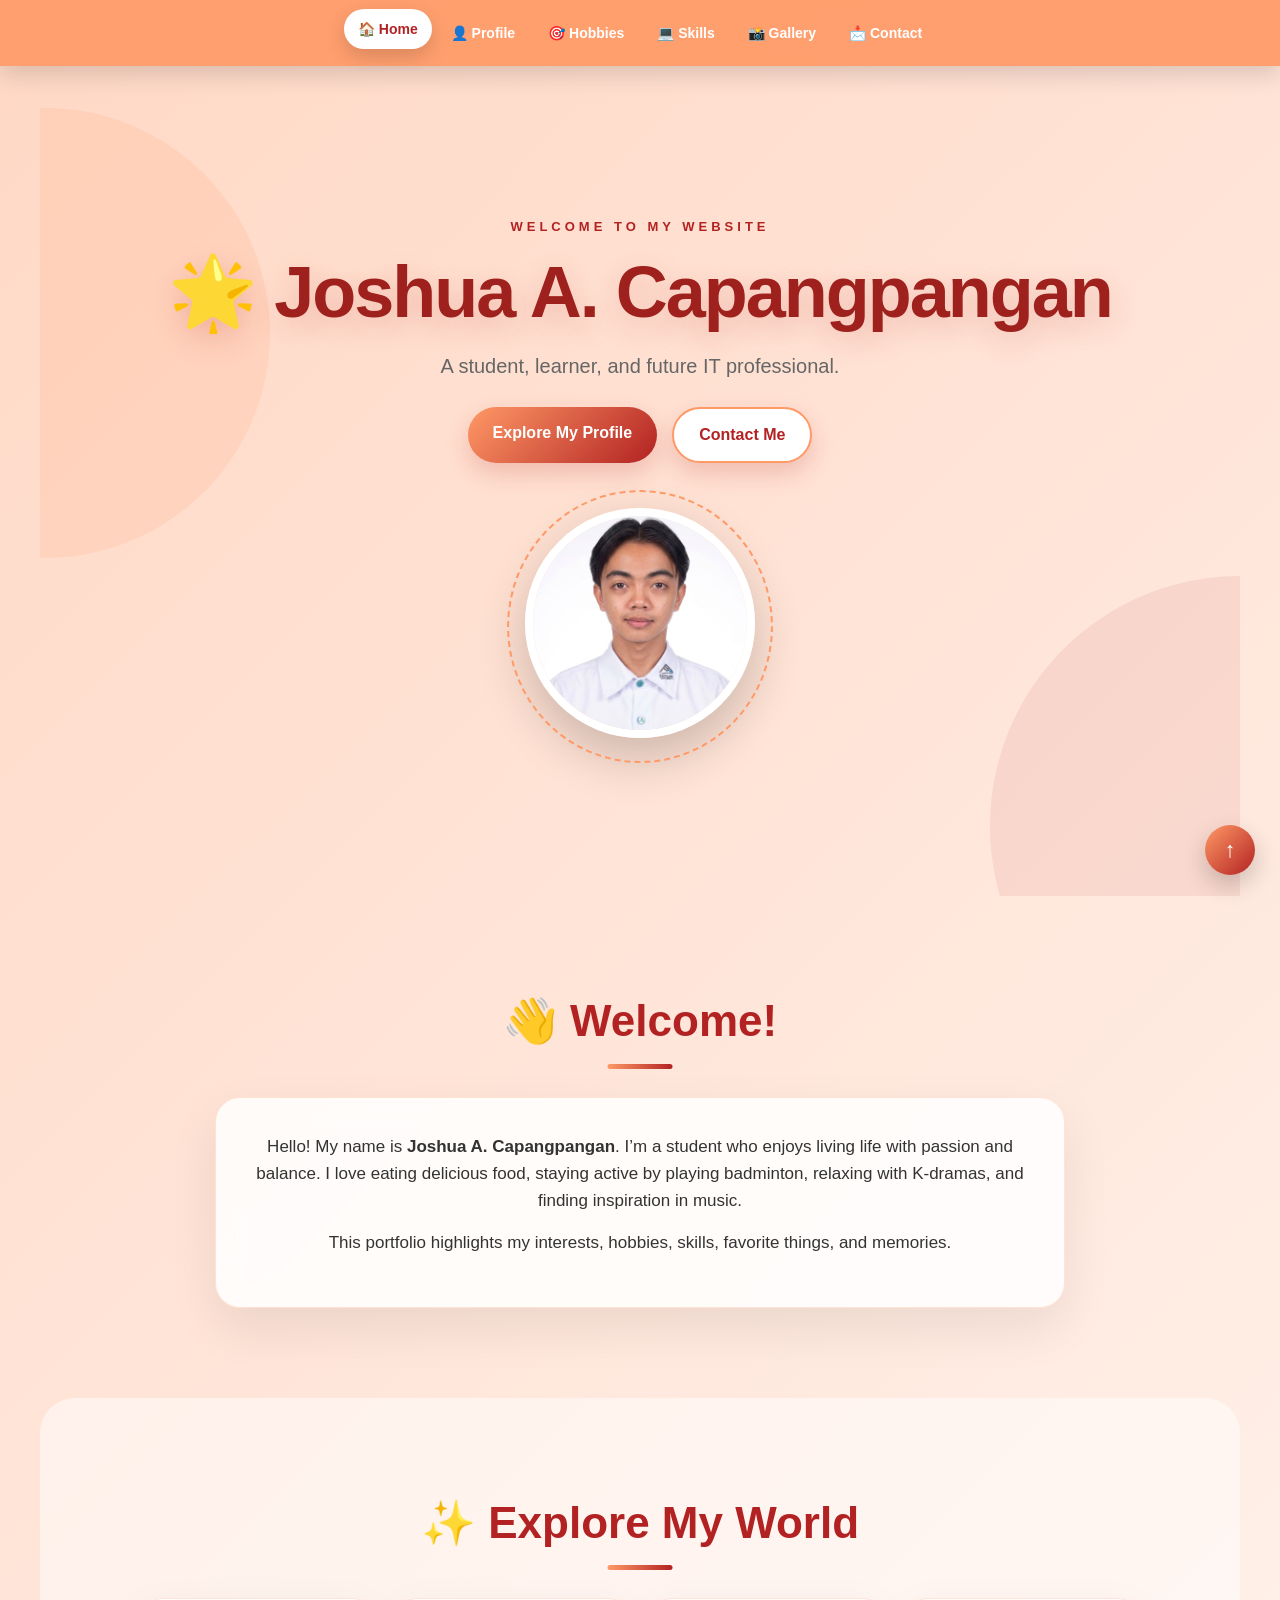
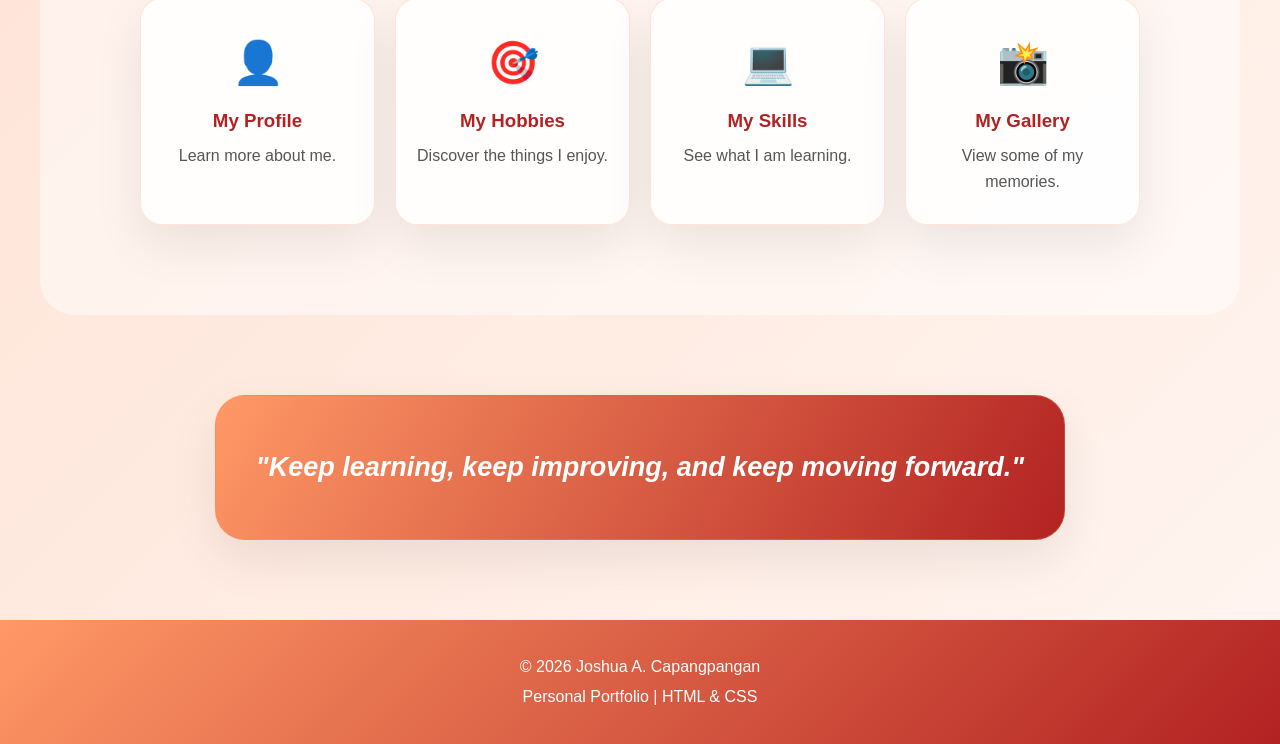
<file: index.html>
<!DOCTYPE html>
<html lang="en">
<head>
<meta charset="UTF-8">
<meta name="viewport" content="width=device-width, initial-scale=1.0">
<title>Joshua A. Capangpangan | Portfolio</title>
<link rel="stylesheet" href="style.css">
</head>
<body>

<nav>
    <div class="nav-container">
        <a href="OwnWeb.html" class="active">🏠 Home</a>
        <a href="profile.html" class="">👤 Profile</a>
        <a href="hobbies.html" class="">🎯 Hobbies</a>
        <a href="skills.html" class="">💻 Skills</a>
        <a href="gallery.html" class="">📸 Gallery</a>
        <a href="contact.html" class="">📩 Contact</a>
    </div>
</nav>

<section class="hero" id="home">
    <div class="hero-content">
        <p class="welcome">WELCOME TO MY WEBSITE</p>
        <h1>🌟 Joshua A. Capangpangan</h1>
        <p class="hero-text">A student, learner, and future IT professional.</p>
        <div class="hero-buttons">
            <a href="profile.html" class="btn">Explore My Profile</a>
            <a href="contact.html" class="btn btn-outline">Contact Me</a>
        </div>
        <div class="hero-image-container">
            <img src="images/MYSELF.jpg" alt="Joshua's Picture">
        </div>
    </div>
</section>
<section>
    <h2>👋 Welcome!</h2>
    <div class="intro-card">
        <p>Hello! My name is <b>Joshua A. Capangpangan</b>. I’m a student who enjoys living life with passion and balance. I love eating delicious food, staying active by playing badminton, relaxing with K-dramas, and finding inspiration in music.</p>
        <p>This portfolio highlights my interests, hobbies, skills, favorite things, and memories.</p>
    </div>
</section>
<section class="quick-section">
    <h2>✨ Explore My World</h2>
    <div class="quick-grid">
        <a href="profile.html" class="quick-card"><span>👤</span><h3>My Profile</h3><p>Learn more about me.</p></a>
        <a href="hobbies.html" class="quick-card"><span>🎯</span><h3>My Hobbies</h3><p>Discover the things I enjoy.</p></a>
        <a href="skills.html" class="quick-card"><span>💻</span><h3>My Skills</h3><p>See what I am learning.</p></a>
        <a href="gallery.html" class="quick-card"><span>📸</span><h3>My Gallery</h3><p>View some of my memories.</p></a>
    </div>
</section>
<section class="motto"><div class="motto-box"><p>"Keep learning, keep improving, and keep moving forward."</p></div></section>

<footer>
    <p>© 2026 Joshua A. Capangpangan</p>
    <p>Personal Portfolio | HTML & CSS</p>
</footer>
<a href="#" class="back-top">↑</a>

</body>
</html>
</file>
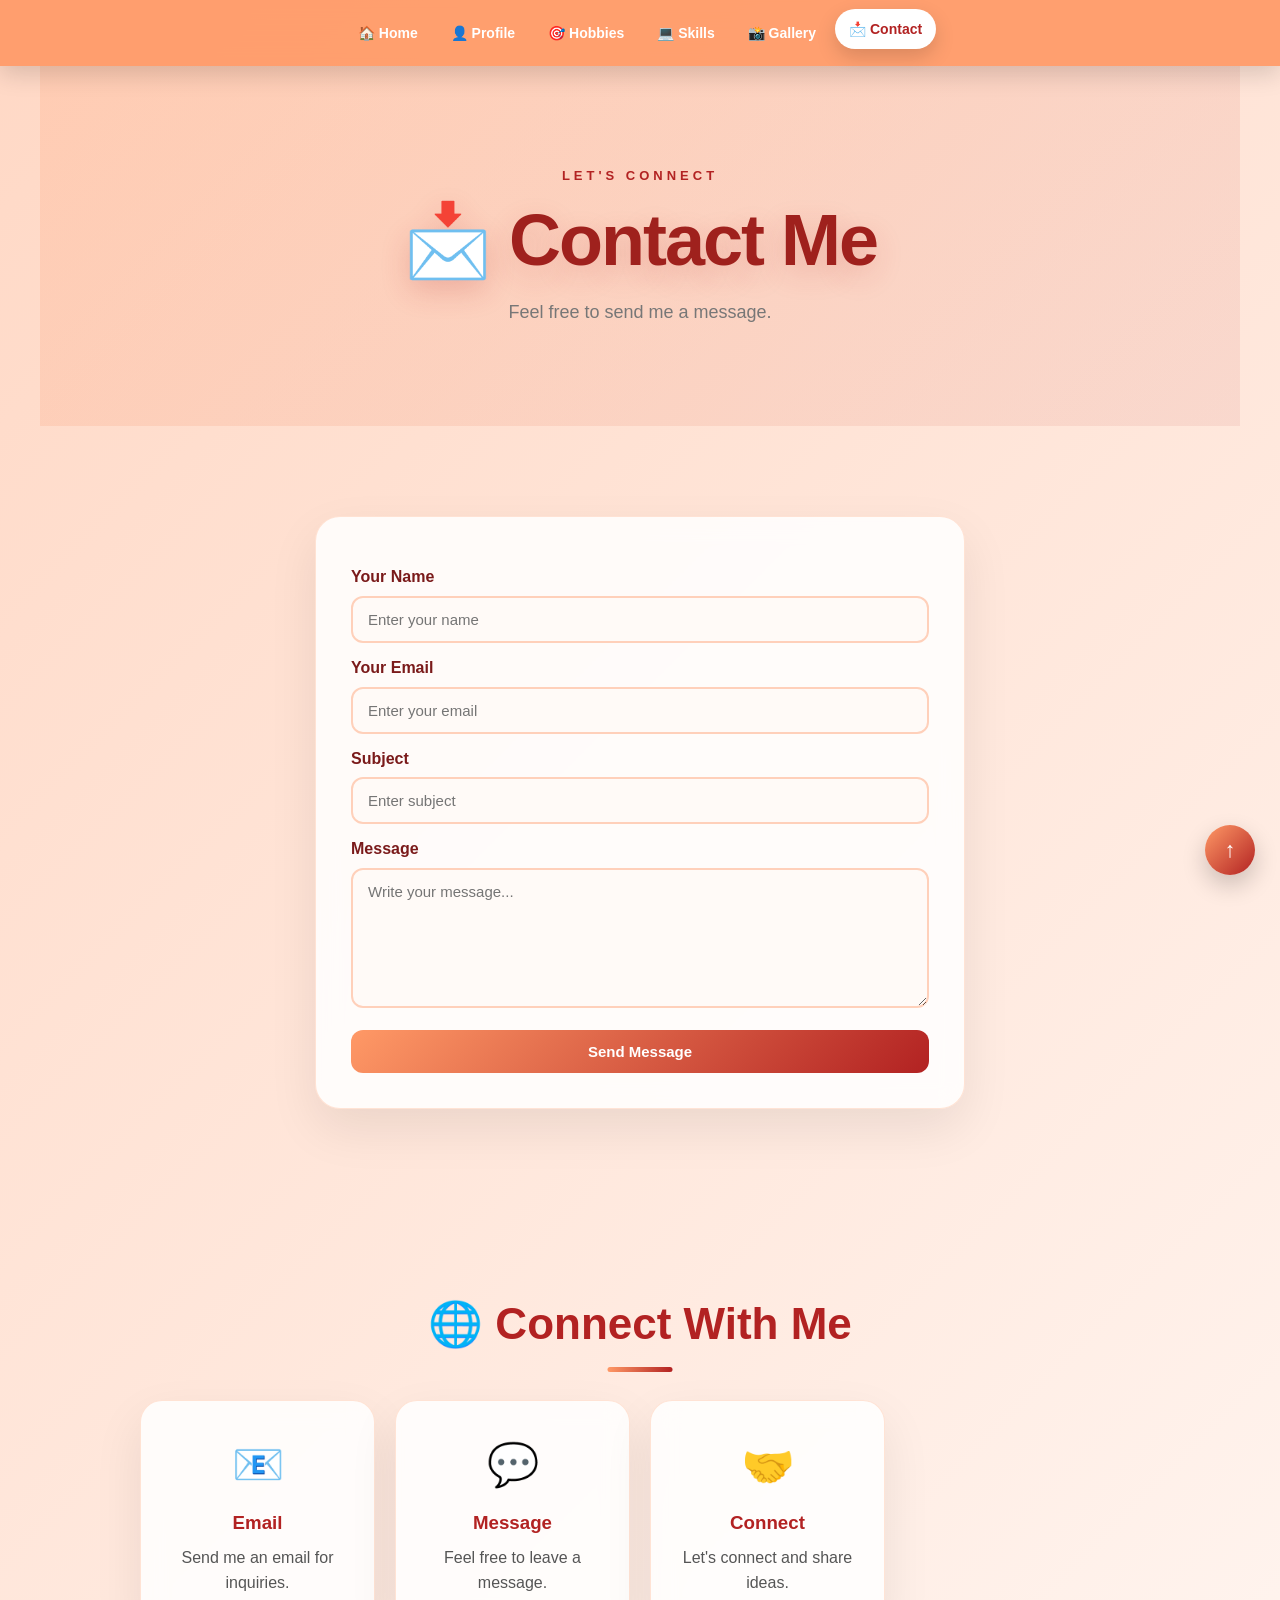
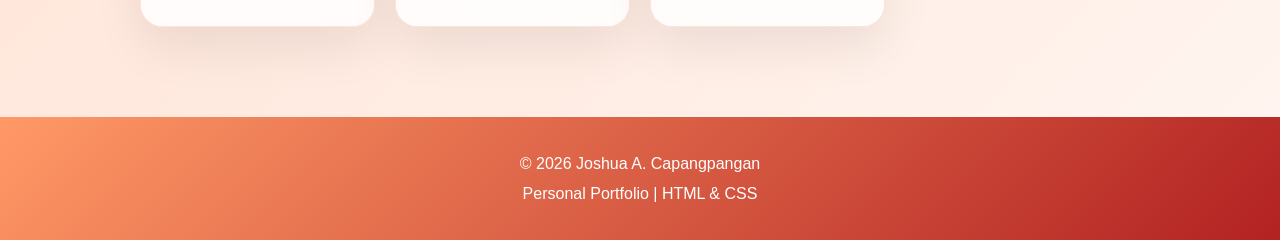
<file: contact.html>
<!DOCTYPE html>
<html lang="en">
<head>
<meta charset="UTF-8">
<meta name="viewport" content="width=device-width, initial-scale=1.0">
<title>Contact | Joshua A. Capangpangan</title>
<link rel="stylesheet" href="style.css">
</head>
<body>

<nav>
    <div class="nav-container">
        <a href="OwnWeb.html" class="">🏠 Home</a>
        <a href="profile.html" class="">👤 Profile</a>
        <a href="hobbies.html" class="">🎯 Hobbies</a>
        <a href="skills.html" class="">💻 Skills</a>
        <a href="gallery.html" class="">📸 Gallery</a>
        <a href="contact.html" class="active">📩 Contact</a>
    </div>
</nav>

<section class="page-header"><p class="welcome">LET'S CONNECT</p><h1>📩 Contact Me</h1><p>Feel free to send me a message.</p></section>
<section>
    <form class="contact-form" action="mailto:your-email@example.com" method="post" enctype="text/plain">
        <label for="name">Your Name</label>
        <input type="text" id="name" name="name" placeholder="Enter your name" required>
        <label for="email">Your Email</label>
        <input type="email" id="email" name="email" placeholder="Enter your email" required>
        <label for="subject">Subject</label>
        <input type="text" id="subject" name="subject" placeholder="Enter subject" required>
        <label for="message">Message</label>
        <textarea id="message" name="message" rows="6" placeholder="Write your message..." required></textarea>
        <input type="submit" value="Send Message">
    </form>
</section>
<section><h2>🌐 Connect With Me</h2><div class="quick-grid">
    <div class="quick-card"><span>📧</span><h3>Email</h3><p>Send me an email for inquiries.</p></div>
    <div class="quick-card"><span>💬</span><h3>Message</h3><p>Feel free to leave a message.</p></div>
    <div class="quick-card"><span>🤝</span><h3>Connect</h3><p>Let's connect and share ideas.</p></div>
</div></section>

<footer>
    <p>© 2026 Joshua A. Capangpangan</p>
    <p>Personal Portfolio | HTML & CSS</p>
</footer>
<a href="#" class="back-top">↑</a>

</body>
</html>
</file>
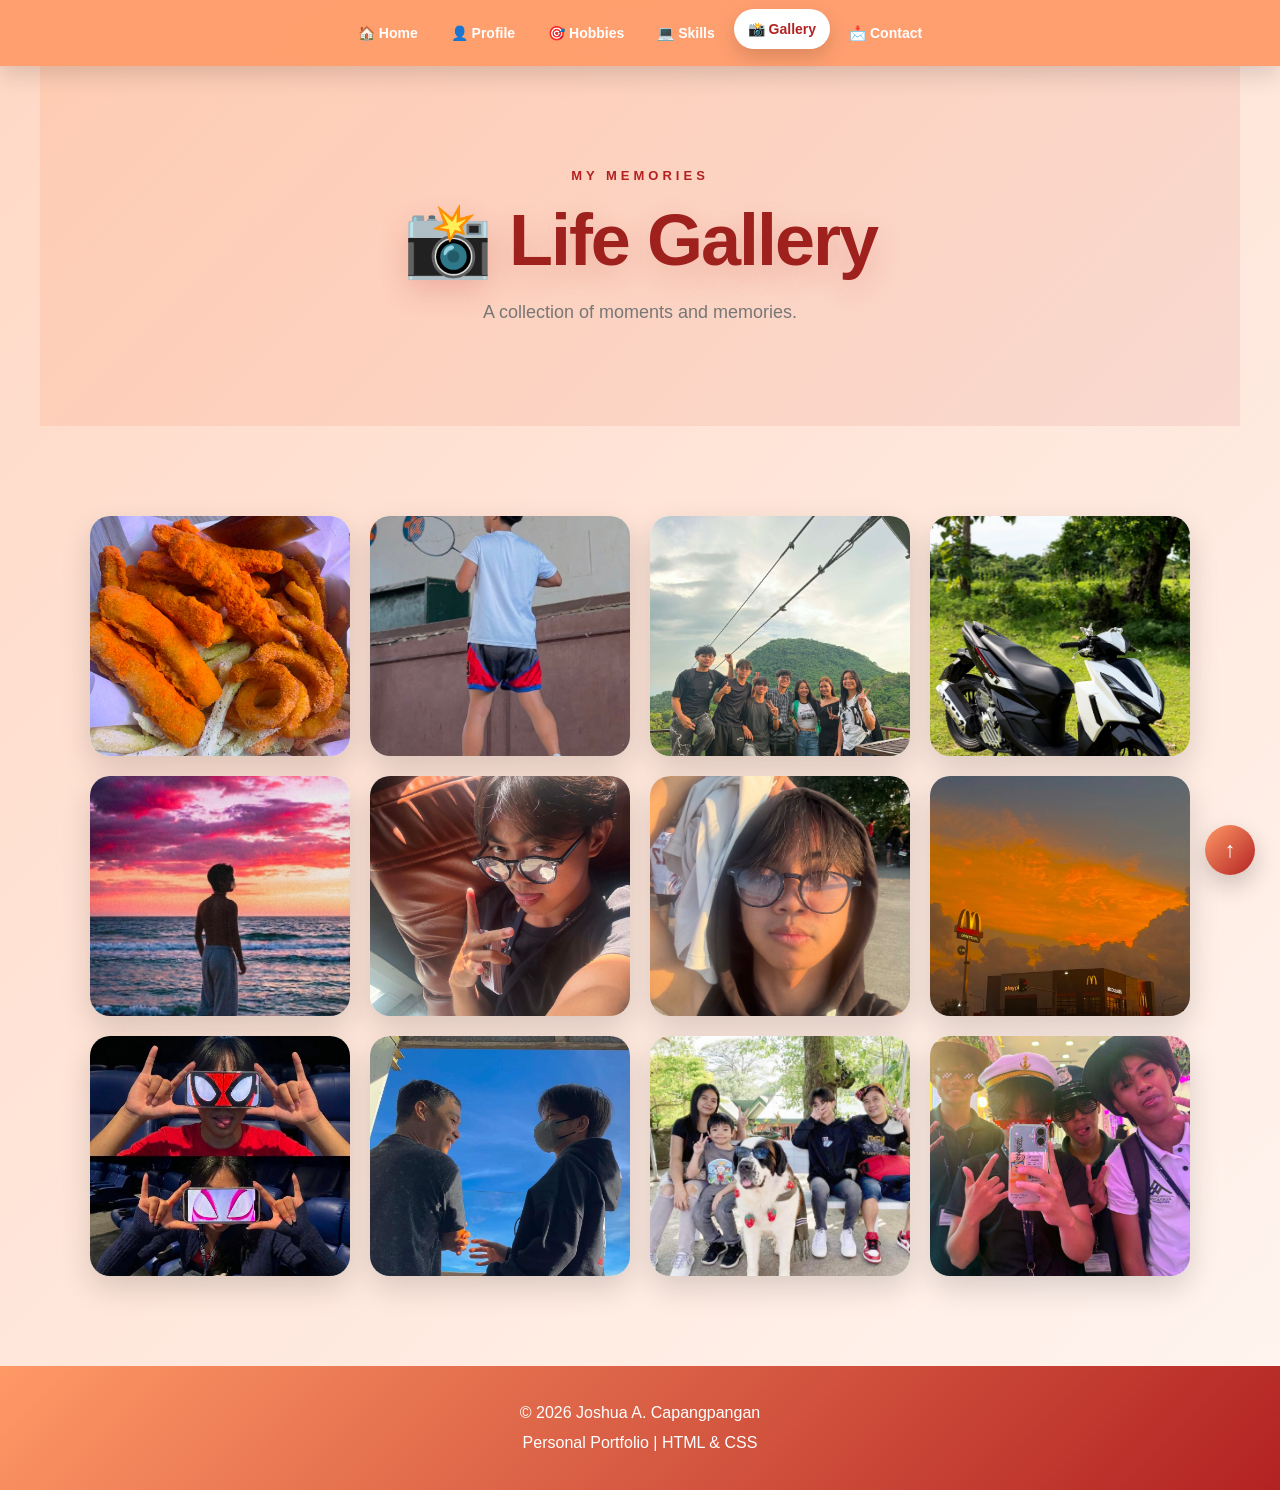
<file: gallery.html>
<!DOCTYPE html>
<html lang="en">
<head>
<meta charset="UTF-8">
<meta name="viewport" content="width=device-width, initial-scale=1.0">
<title>Gallery | Joshua A. Capangpangan</title>
<link rel="stylesheet" href="style.css">
</head>
<body>

<nav>
    <div class="nav-container">
        <a href="OwnWeb.html" class="">🏠 Home</a>
        <a href="profile.html" class="">👤 Profile</a>
        <a href="hobbies.html" class="">🎯 Hobbies</a>
        <a href="skills.html" class="">💻 Skills</a>
        <a href="gallery.html" class="active">📸 Gallery</a>
        <a href="contact.html" class="">📩 Contact</a>
    </div>
</nav>

<section class="page-header"><p class="welcome">MY MEMORIES</p><h1>📸 Life Gallery</h1><p>A collection of moments and memories.</p></section>
<section><div class="gallery-row">
    <div class="gallery-item"><img src="images/FOOD.jpg" alt="Food"><span>🍜 Food</span></div>
    <div class="gallery-item"><img src="images/Badminton.jpg" alt="Badminton"><span>🏸 Badminton</span></div>
    <div class="gallery-item"><img src="images/COF.jpg" alt="Coffee"><span>☕ Coffee</span></div>
    <div class="gallery-item"><img src="images/BIKE.jpg" alt="Bike"><span>🚲 Adventure</span></div>
    <div class="gallery-item"><img src="images/BEACH.jpg" alt="Beach"><span>🏖️ Beach</span></div>
    <div class="gallery-item"><img src="images/juzwa.jpg" alt="Memory"><span>📷 Memory</span></div>
    <div class="gallery-item"><img src="images/juswa.jpg" alt="Memory"><span>📷 Memory</span></div>
    <div class="gallery-item"><img src="images/MCDO.jpg" alt="McDonald's"><span>🍔 Food Trip</span></div>
    <div class="gallery-item"><img src="images/HER.jpg" alt="Memory"><span>💭 Memory</span></div>
    <div class="gallery-item"><img src="images/PAPA.jpg" alt="Family"><span>👨‍👩‍👦 Family</span></div>
    <div class="gallery-item"><img src="images/FAM.jpg" alt="Family"><span>❤️ Family</span></div>
    <div class="gallery-item"><img src="images/BOYS.jpg" alt="Friends"><span>👬 Friends</span></div>
</div></section>

<footer>
    <p>© 2026 Joshua A. Capangpangan</p>
    <p>Personal Portfolio | HTML & CSS</p>
</footer>
<a href="#" class="back-top">↑</a>

</body>
</html>
</file>
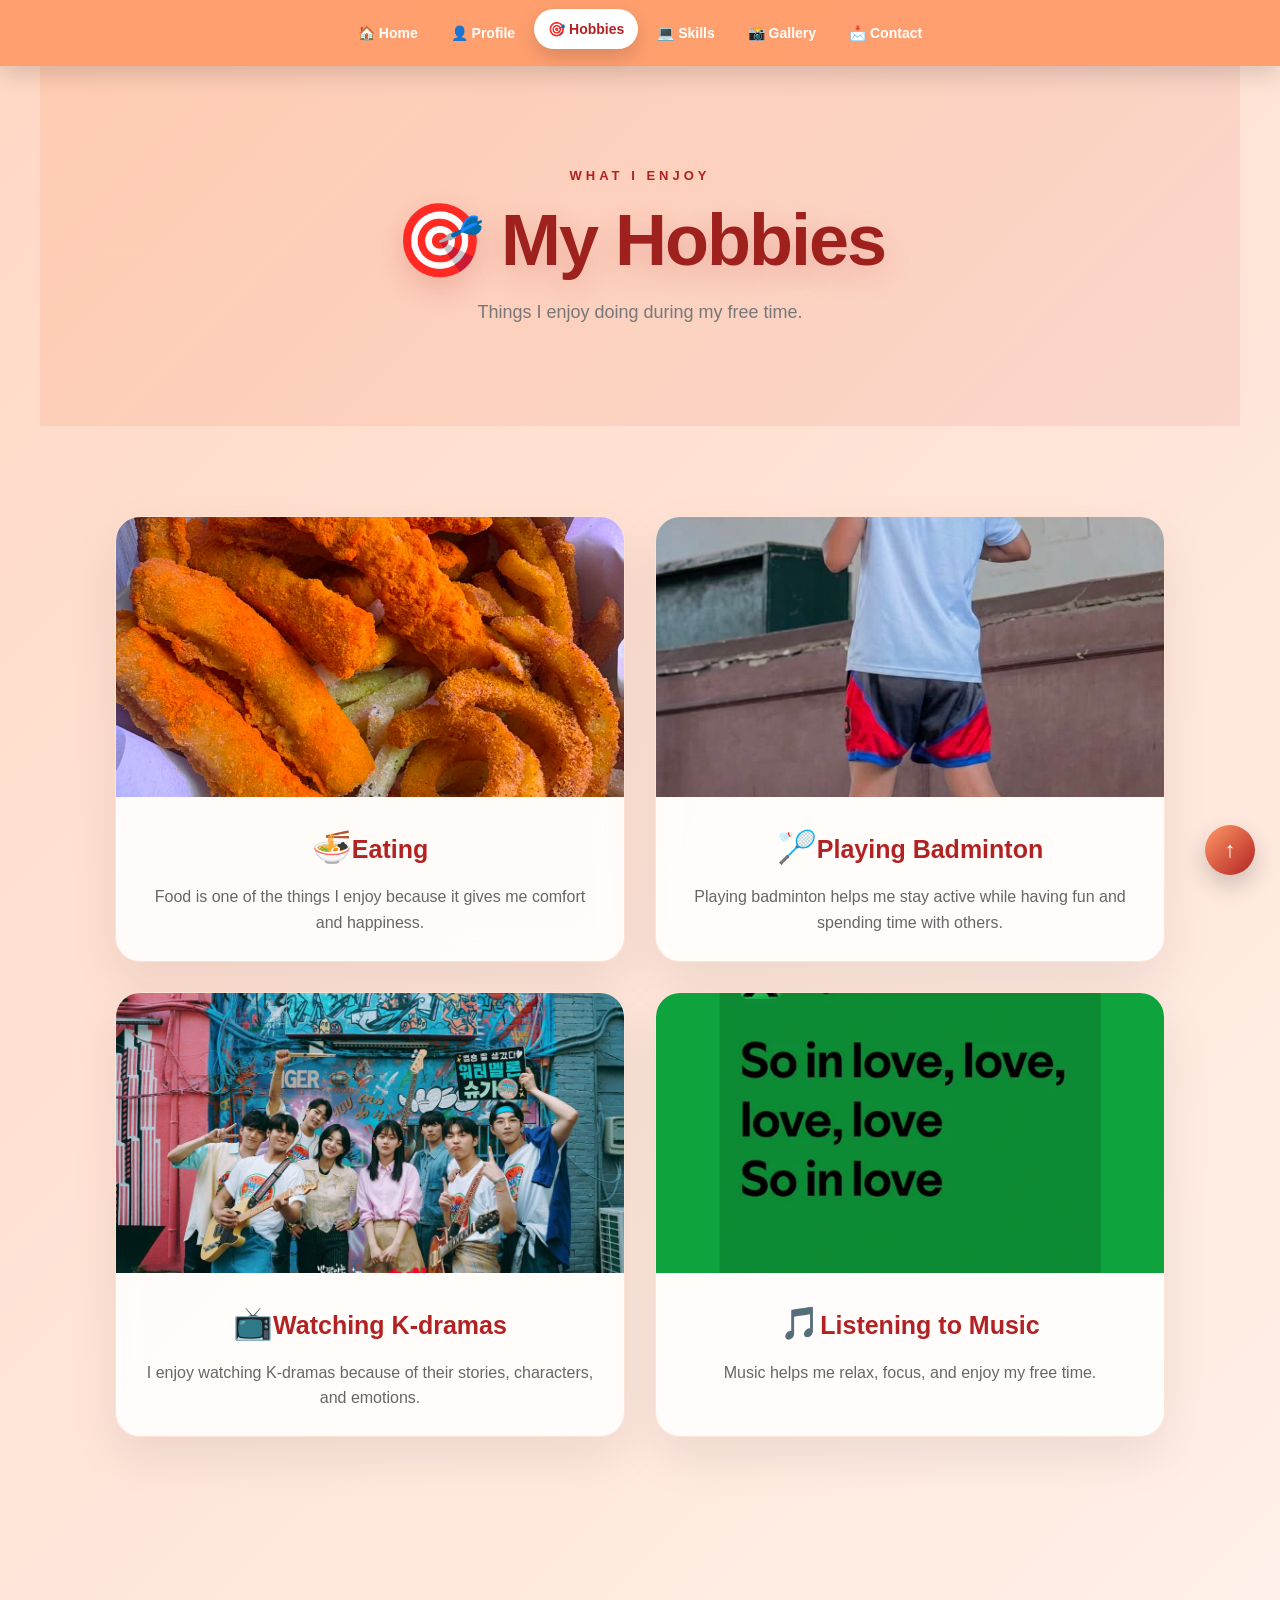
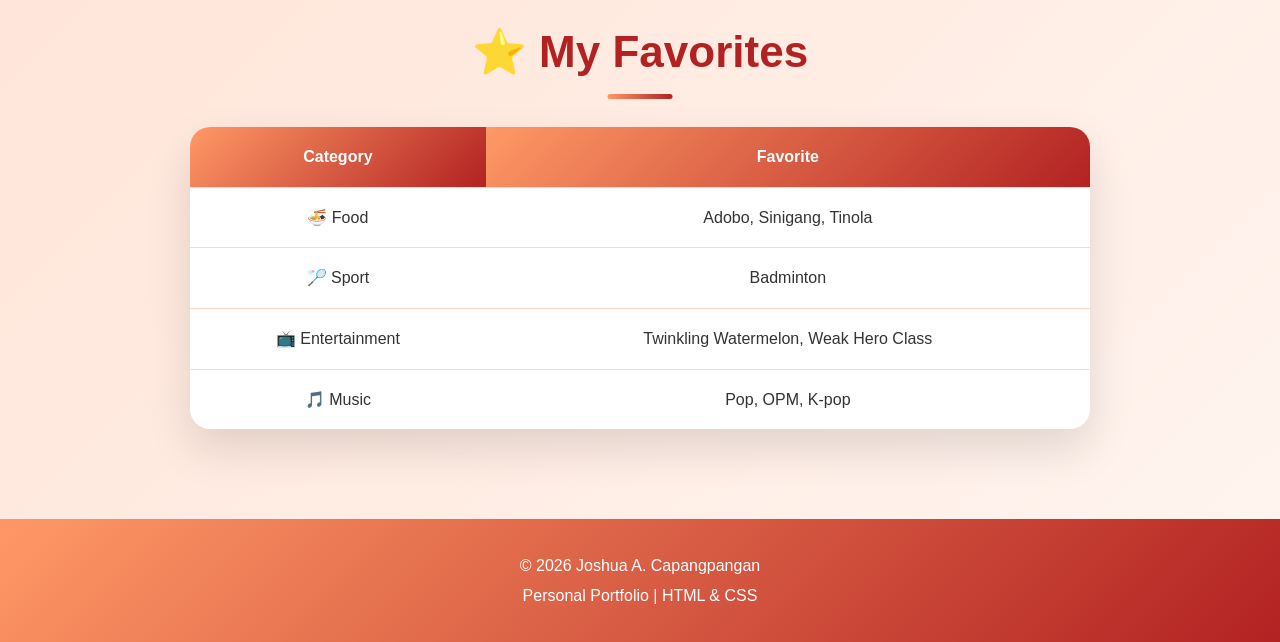
<file: hobbies.html>
<!DOCTYPE html>
<html lang="en">
<head>
<meta charset="UTF-8">
<meta name="viewport" content="width=device-width, initial-scale=1.0">
<title>Hobbies | Joshua A. Capangpangan</title>
<link rel="stylesheet" href="style.css">
</head>
<body>

<nav>
    <div class="nav-container">
        <a href="OwnWeb.html" class="">🏠 Home</a>
        <a href="profile.html" class="">👤 Profile</a>
        <a href="hobbies.html" class="active">🎯 Hobbies</a>
        <a href="skills.html" class="">💻 Skills</a>
        <a href="gallery.html" class="">📸 Gallery</a>
        <a href="contact.html" class="">📩 Contact</a>
    </div>
</nav>

<section class="page-header"><p class="welcome">WHAT I ENJOY</p><h1>🎯 My Hobbies</h1><p>Things I enjoy doing during my free time.</p></section>
<section><div class="hobby-grid">
    <div class="hobby-card"><img src="images/FOOD.jpg" alt="Eating"><div class="hobby-content"><span>🍜</span><h2>Eating</h2><p>Food is one of the things I enjoy because it gives me comfort and happiness.</p></div></div>
    <div class="hobby-card"><img src="images/Badminton.jpg" alt="Badminton"><div class="hobby-content"><span>🏸</span><h2>Playing Badminton</h2><p>Playing badminton helps me stay active while having fun and spending time with others.</p></div></div>
    <div class="hobby-card"><img src="images/twinkling.jpg" alt="K-drama"><div class="hobby-content"><span>📺</span><h2>Watching K-dramas</h2><p>I enjoy watching K-dramas because of their stories, characters, and emotions.</p></div></div>
    <div class="hobby-card"><img src="images/SPOTIFY.webp" alt="Music"><div class="hobby-content"><span>🎵</span><h2>Listening to Music</h2><p>Music helps me relax, focus, and enjoy my free time.</p></div></div>
</div></section>
<section><h2>⭐ My Favorites</h2><table class="modern-table">
<tr><th>Category</th><th>Favorite</th></tr>
<tr><td>🍜 Food</td><td>Adobo, Sinigang, Tinola</td></tr>
<tr><td>🏸 Sport</td><td>Badminton</td></tr>
<tr><td>📺 Entertainment</td><td>Twinkling Watermelon, Weak Hero Class</td></tr>
<tr><td>🎵 Music</td><td>Pop, OPM, K-pop</td></tr>
</table></section>

<footer>
    <p>© 2026 Joshua A. Capangpangan</p>
    <p>Personal Portfolio | HTML & CSS</p>
</footer>
<a href="#" class="back-top">↑</a>

</body>
</html>
</file>
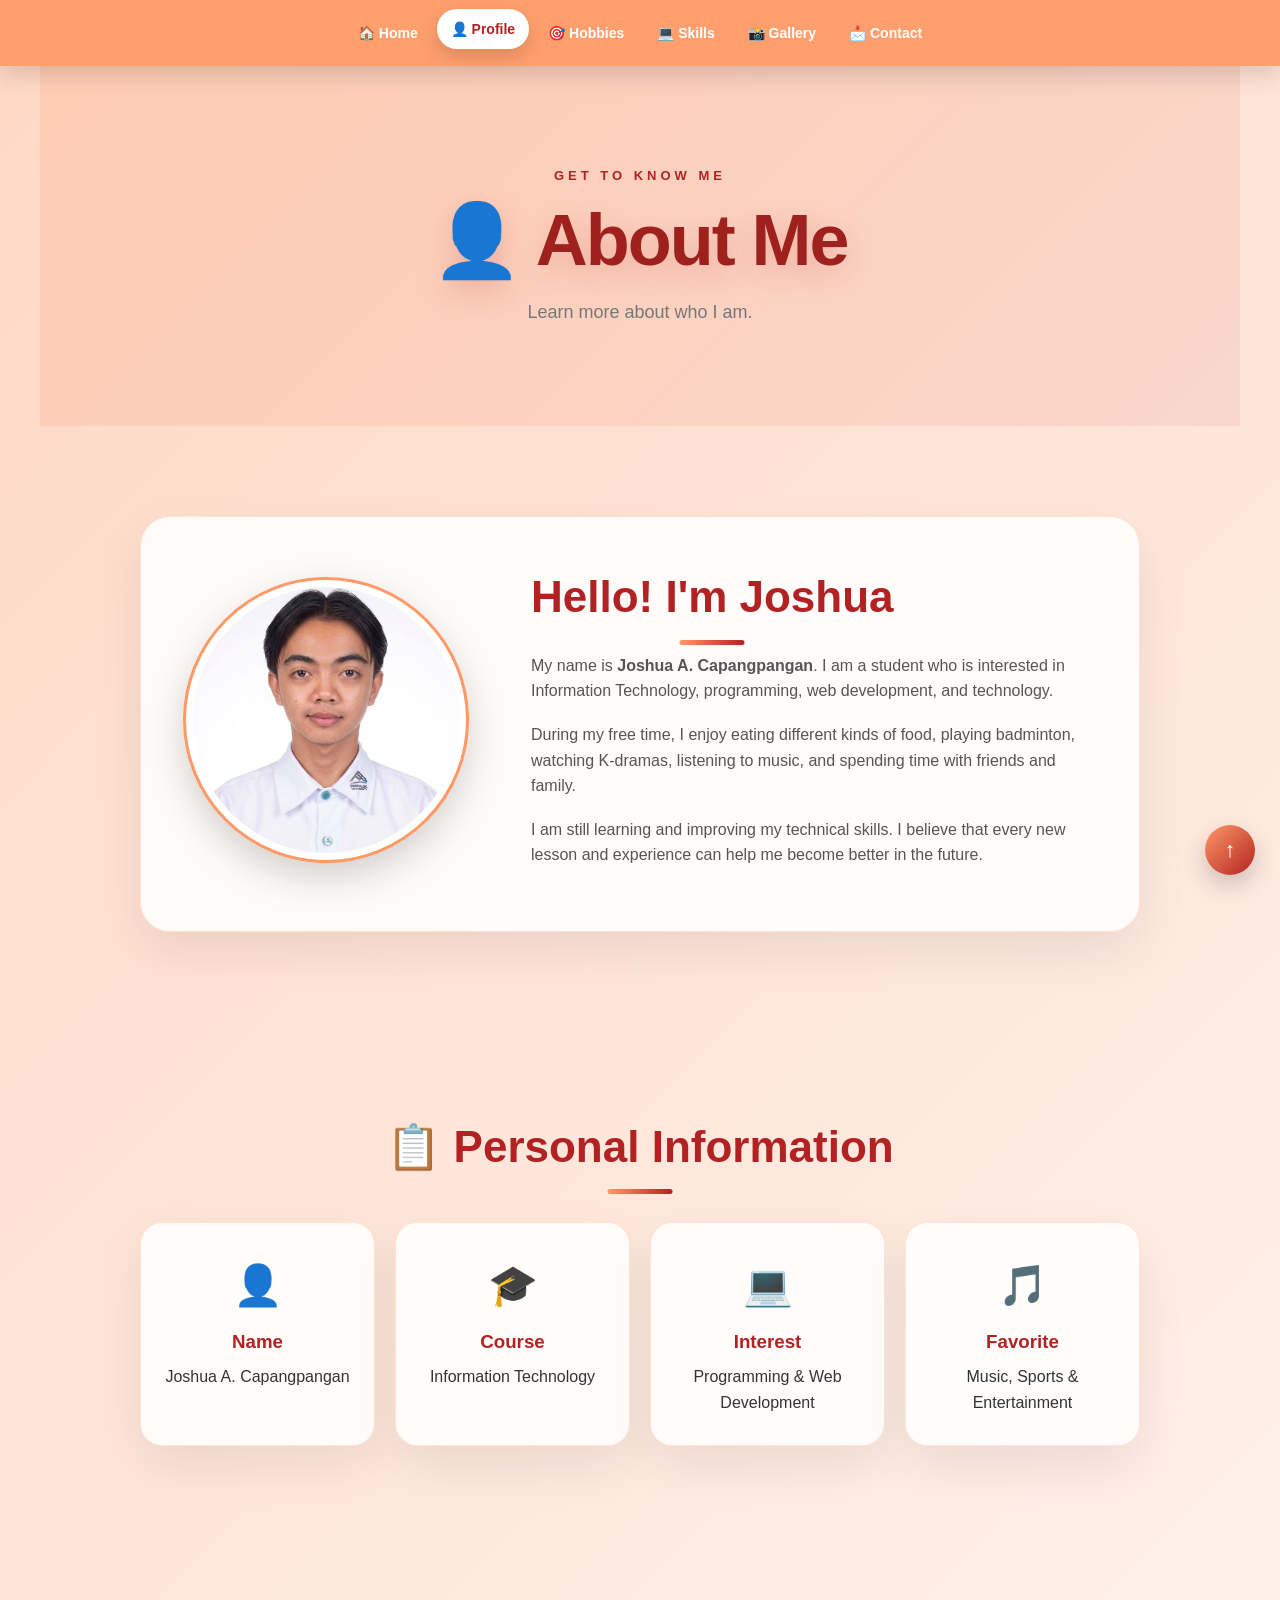
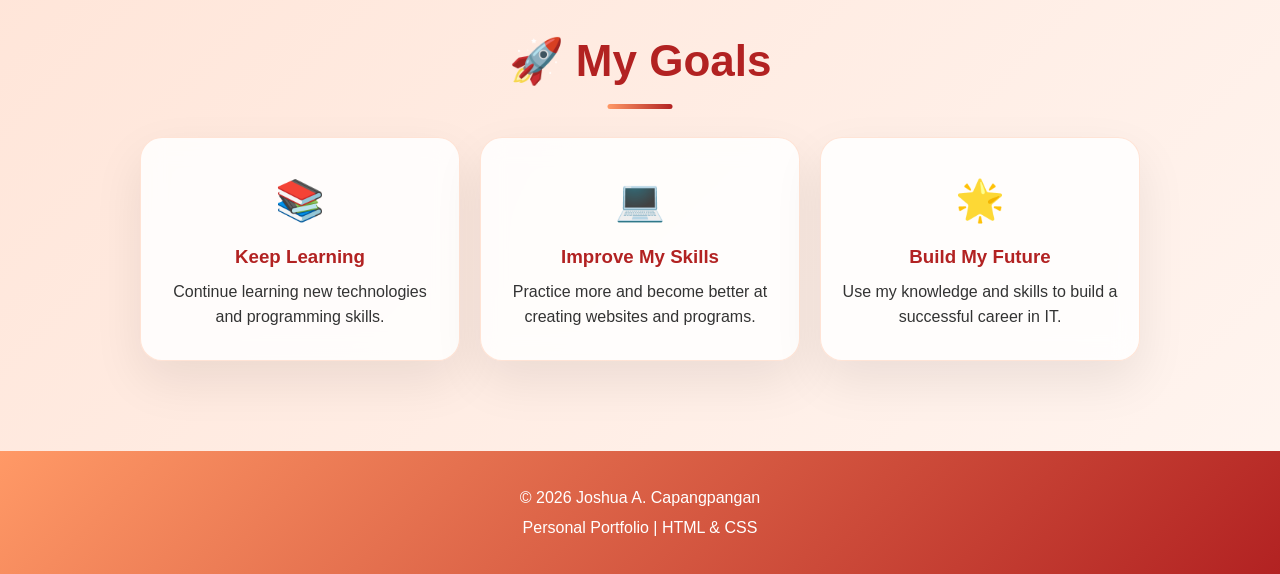
<file: profile.html>
<!DOCTYPE html>
<html lang="en">
<head>
<meta charset="UTF-8">
<meta name="viewport" content="width=device-width, initial-scale=1.0">
<title>Profile | Joshua A. Capangpangan</title>
<link rel="stylesheet" href="style.css">
</head>
<body>

<nav>
    <div class="nav-container">
        <a href="OwnWeb.html" class="">🏠 Home</a>
        <a href="profile.html" class="active">👤 Profile</a>
        <a href="hobbies.html" class="">🎯 Hobbies</a>
        <a href="skills.html" class="">💻 Skills</a>
        <a href="gallery.html" class="">📸 Gallery</a>
        <a href="contact.html" class="">📩 Contact</a>
    </div>
</nav>

<section class="page-header"><p class="welcome">GET TO KNOW ME</p><h1>👤 About Me</h1><p>Learn more about who I am.</p></section>
<section>
    <div class="profile-page">
        <div class="profile-image"><img src="images/MYSELF.jpg" alt="Joshua's Picture"></div>
        <div class="profile-text">
            <h2>Hello! I'm Joshua</h2>
            <p>My name is <b>Joshua A. Capangpangan</b>. I am a student who is interested in Information Technology, programming, web development, and technology.</p>
            <p>During my free time, I enjoy eating different kinds of food, playing badminton, watching K-dramas, listening to music, and spending time with friends and family.</p>
            <p>I am still learning and improving my technical skills. I believe that every new lesson and experience can help me become better in the future.</p>
        </div>
    </div>
</section>
<section><h2>📋 Personal Information</h2><div class="info-grid">
    <div class="info-card"><span>👤</span><h3>Name</h3><p>Joshua A. Capangpangan</p></div>
    <div class="info-card"><span>🎓</span><h3>Course</h3><p>Information Technology</p></div>
    <div class="info-card"><span>💻</span><h3>Interest</h3><p>Programming & Web Development</p></div>
    <div class="info-card"><span>🎵</span><h3>Favorite</h3><p>Music, Sports & Entertainment</p></div>
</div></section>
<section><h2>🚀 My Goals</h2><div class="goals-grid">
    <div class="goal-card"><span>📚</span><h3>Keep Learning</h3><p>Continue learning new technologies and programming skills.</p></div>
    <div class="goal-card"><span>💻</span><h3>Improve My Skills</h3><p>Practice more and become better at creating websites and programs.</p></div>
    <div class="goal-card"><span>🌟</span><h3>Build My Future</h3><p>Use my knowledge and skills to build a successful career in IT.</p></div>
</div></section>

<footer>
    <p>© 2026 Joshua A. Capangpangan</p>
    <p>Personal Portfolio | HTML & CSS</p>
</footer>
<a href="#" class="back-top">↑</a>

</body>
</html>
</file>
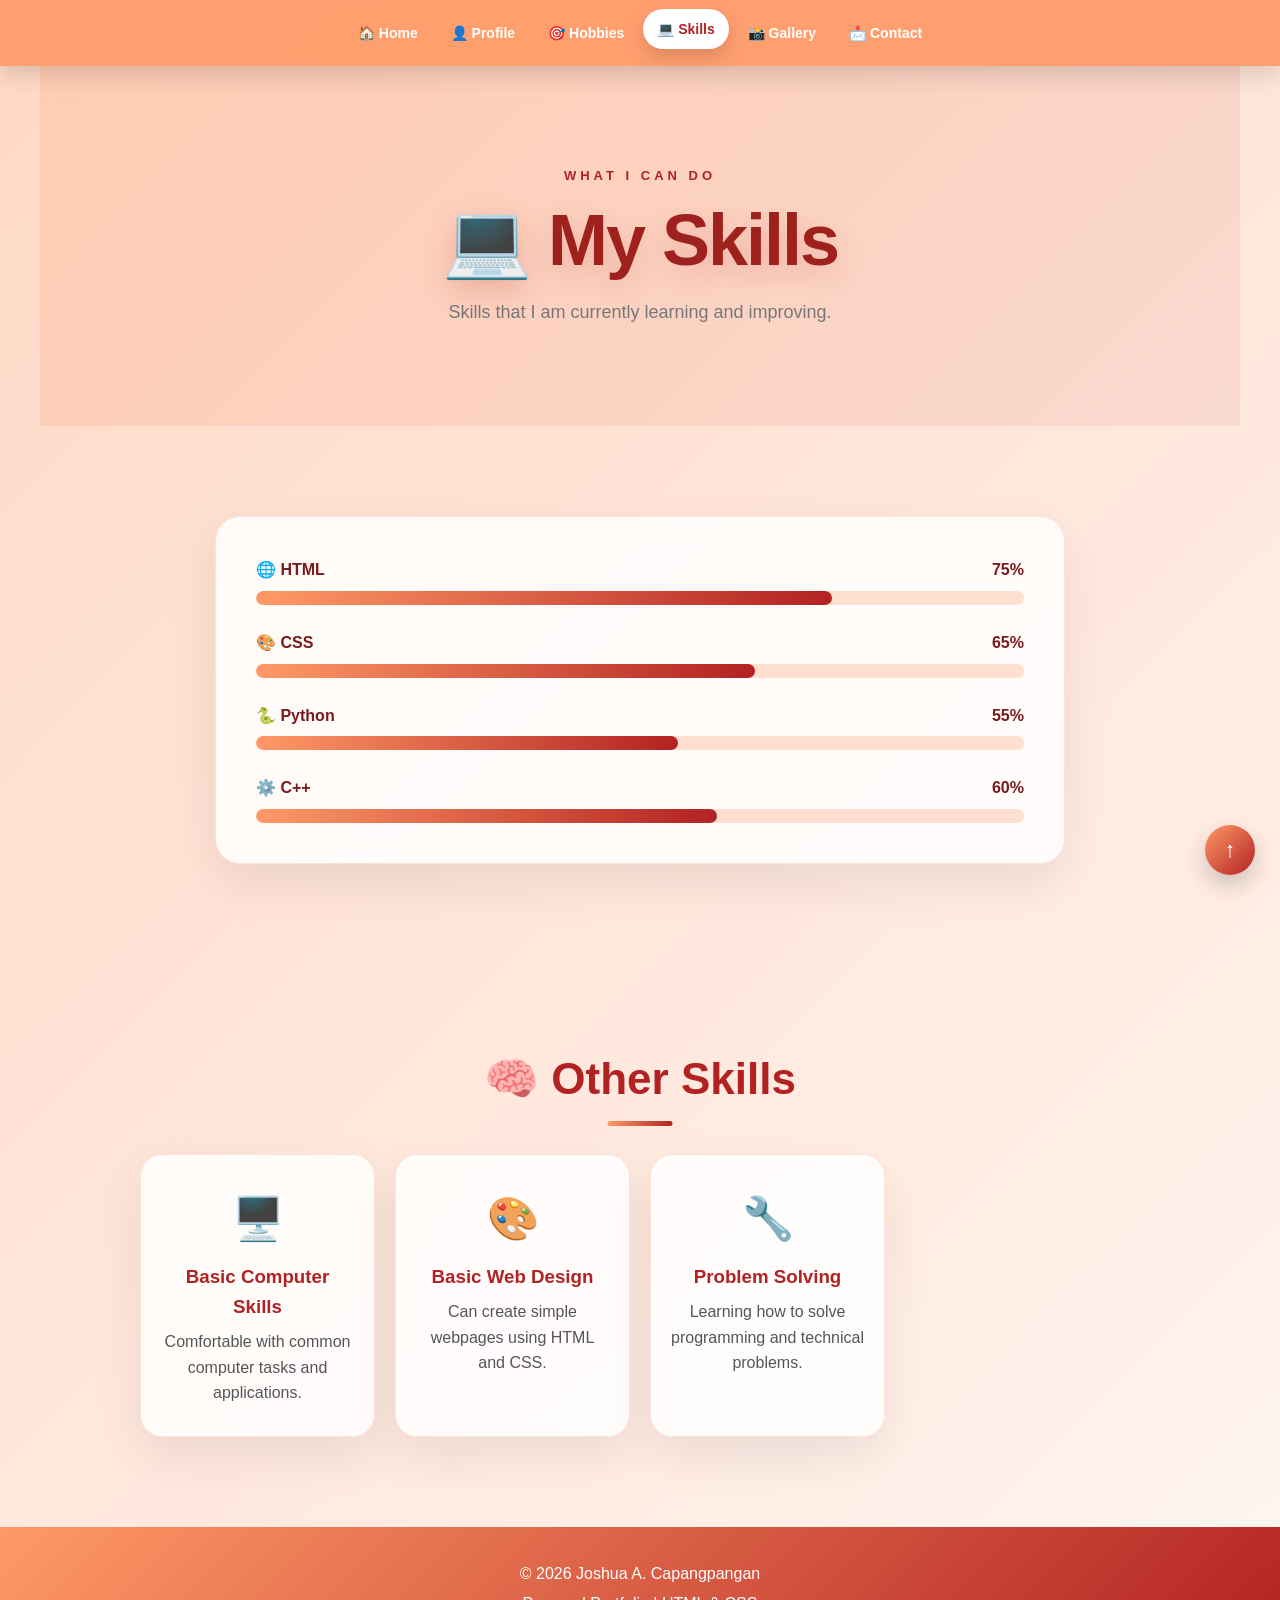
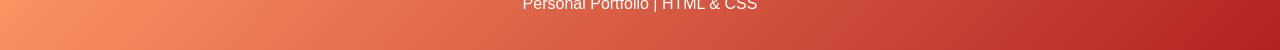
<file: skills.html>
<!DOCTYPE html>
<html lang="en">
<head>
<meta charset="UTF-8">
<meta name="viewport" content="width=device-width, initial-scale=1.0">
<title>Skills | Joshua A. Capangpangan</title>
<link rel="stylesheet" href="style.css">
</head>
<body>

<nav>
    <div class="nav-container">
        <a href="OwnWeb.html" class="">🏠 Home</a>
        <a href="profile.html" class="">👤 Profile</a>
        <a href="hobbies.html" class="">🎯 Hobbies</a>
        <a href="skills.html" class="active">💻 Skills</a>
        <a href="gallery.html" class="">📸 Gallery</a>
        <a href="contact.html" class="">📩 Contact</a>
    </div>
</nav>

<section class="page-header"><p class="welcome">WHAT I CAN DO</p><h1>💻 My Skills</h1><p>Skills that I am currently learning and improving.</p></section>
<section><div class="skills-container">
    <div class="skill"><div class="skill-header"><span>🌐 HTML</span><span>75%</span></div><div class="skill-bar"><div class="skill-progress html-skill"></div></div></div>
    <div class="skill"><div class="skill-header"><span>🎨 CSS</span><span>65%</span></div><div class="skill-bar"><div class="skill-progress css-skill"></div></div></div>
    <div class="skill"><div class="skill-header"><span>🐍 Python</span><span>55%</span></div><div class="skill-bar"><div class="skill-progress python-skill"></div></div></div>
    <div class="skill"><div class="skill-header"><span>⚙️ C++</span><span>60%</span></div><div class="skill-bar"><div class="skill-progress cpp-skill"></div></div></div>
</div></section>
<section><h2>🧠 Other Skills</h2><div class="quick-grid">
    <div class="quick-card"><span>🖥️</span><h3>Basic Computer Skills</h3><p>Comfortable with common computer tasks and applications.</p></div>
    <div class="quick-card"><span>🎨</span><h3>Basic Web Design</h3><p>Can create simple webpages using HTML and CSS.</p></div>
    <div class="quick-card"><span>🔧</span><h3>Problem Solving</h3><p>Learning how to solve programming and technical problems.</p></div>
</div></section>

<footer>
    <p>© 2026 Joshua A. Capangpangan</p>
    <p>Personal Portfolio | HTML & CSS</p>
</footer>
<a href="#" class="back-top">↑</a>

</body>
</html>
</file>
<file: style.css>
*{margin:0;padding:0;box-sizing:border-box;scroll-behavior:smooth}
html{scroll-padding-top:80px}
body{font-family:Arial,Helvetica,sans-serif;color:#333;background:linear-gradient(-45deg,#fff8f4,#ffe5d6,#fff,#ffd8c5);background-size:400% 400%;animation:bg 15s ease infinite;line-height:1.6;overflow-x:hidden}
::selection{background:#b22222;color:#fff}
::-webkit-scrollbar{width:9px}
::-webkit-scrollbar-track{background:#ffe9dc}
::-webkit-scrollbar-thumb{background:linear-gradient(#ff9966,#b22222);border-radius:20px}
@keyframes bg{0%{background-position:0 50%}50%{background-position:100% 50%}100%{background-position:0 50%}}
@keyframes float{0%,100%{transform:translateY(0)}50%{transform:translateY(-12px)}}
@keyframes pulse{0%{box-shadow:0 0 0 0 rgba(255,153,102,.5)}70%{box-shadow:0 0 0 15px rgba(255,153,102,0)}100%{box-shadow:0 0 0 0 rgba(255,153,102,0)}}
@keyframes rotate{from{transform:rotate(0)}to{transform:rotate(360deg)}}
@keyframes shine{0%{left:-100%}100%{left:120%}}
@keyframes load{from{width:0}}
@keyframes gradient{0%{background-position:0 50%}50%{background-position:100% 50%}100%{background-position:0 50%}}
nav{position:sticky;top:0;z-index:1000;padding:13px 20px;background:rgba(255,153,102,.92);backdrop-filter:blur(15px);box-shadow:0 8px 25px rgba(0,0,0,.15)}
.nav-container{display:flex;justify-content:center;align-items:center;flex-wrap:wrap;gap:5px}
nav a{color:#fff;text-decoration:none;font-size:14px;font-weight:bold;padding:9px 14px;border-radius:30px;transition:.35s}
nav a:hover,nav a.active{background:#fff;color:#b22222;transform:translateY(-4px);box-shadow:0 8px 20px rgba(0,0,0,.15)}
section{max-width:1200px;margin:auto;padding:90px 25px;text-align:center}
h1{font-size:clamp(40px,7vw,72px);line-height:1.1;color:#9f211d;letter-spacing:-2px;margin-bottom:18px;text-shadow:0 10px 30px rgba(178,34,34,.2)}
h2{display:inline-block;position:relative;color:#b22222;font-size:clamp(30px,5vw,44px);margin-bottom:40px}
h2:after{content:"";position:absolute;left:50%;bottom:-12px;width:65px;height:5px;transform:translateX(-50%);background:linear-gradient(90deg,#ff9966,#b22222);border-radius:20px}
.welcome{color:#b22222;font-size:13px;font-weight:bold;letter-spacing:4px;margin-bottom:15px}
.hero{min-height:calc(100vh - 70px);display:flex;justify-content:center;align-items:center;position:relative;overflow:hidden}
.hero:before,.hero:after{content:"";position:absolute;border-radius:50%;z-index:-1}
.hero:before{width:450px;height:450px;left:-220px;top:5%;background:rgba(255,153,102,.15);animation:float 7s ease-in-out infinite}
.hero:after{width:500px;height:500px;right:-250px;bottom:-180px;background:rgba(178,34,34,.08);animation:float 9s ease-in-out infinite reverse}
.hero-content{width:100%}
.hero-text{color:#666;font-size:20px;margin-bottom:25px}
.hero-buttons{display:flex;justify-content:center;gap:15px;flex-wrap:wrap;margin-bottom:45px}
.btn{display:inline-block;padding:13px 25px;background:linear-gradient(135deg,#ff9966,#b22222);color:#fff;text-decoration:none;border-radius:30px;font-weight:bold;box-shadow:0 10px 25px rgba(178,34,34,.2);transition:.4s}
.btn:hover{transform:translateY(-5px);box-shadow:0 18px 35px rgba(178,34,34,.3)}
.btn-outline{color:#b22222;background:#fff;border:2px solid #ff9966}
.btn-outline:hover{background:#ff9966;color:#fff}
.hero-image-container{position:relative;display:inline-block}
.hero-image-container:before{content:"";position:absolute;inset:-18px;border:2px dashed #ff9966;border-radius:50%;animation:rotate 15s linear infinite}
.hero-image-container img{width:230px;height:230px;object-fit:cover;border-radius:50%;border:8px solid #fff;box-shadow:0 20px 50px rgba(0,0,0,.2);animation:float 5s ease-in-out infinite,pulse 3s infinite;transition:.5s}
.hero-image-container img:hover{transform:scale(1.08) rotate(3deg)}
.intro-card,.profile-page,.info-card,.goal-card,.quick-card,.hobby-card,.contact-form,.motto-box,.skills-container{background:rgba(255,255,255,.86);backdrop-filter:blur(12px);border:1px solid rgba(255,153,102,.25);box-shadow:0 20px 50px rgba(0,0,0,.08)}
.intro-card{max-width:850px;margin:auto;padding:35px;border-radius:25px;font-size:17px}
.intro-card p{margin-bottom:15px}
.quick-section{background:rgba(255,255,255,.5);border-radius:35px}
.quick-grid{max-width:1000px;margin:auto;display:grid;grid-template-columns:repeat(4,1fr);gap:20px}
.quick-card{display:block;padding:30px 20px;border-radius:22px;text-decoration:none;color:#555;transition:.45s;position:relative;overflow:hidden}
.quick-card:before{content:"";position:absolute;top:0;left:-100%;width:100%;height:4px;background:linear-gradient(90deg,transparent,#b22222,transparent);transition:.6s}
.quick-card:hover:before{left:100%}
.quick-card:hover{transform:translateY(-12px) scale(1.02);box-shadow:0 25px 50px rgba(0,0,0,.15)}
.quick-card span{display:block;font-size:42px;margin-bottom:10px}
.quick-card h3{color:#b22222;margin-bottom:7px}
.page-header{min-height:40vh;display:flex;flex-direction:column;justify-content:center;align-items:center;background:linear-gradient(135deg,rgba(255,153,102,.2),rgba(178,34,34,.08))}
.page-header p:last-child{color:#777;font-size:18px}
.profile-page{max-width:1000px;margin:auto;padding:45px;display:grid;grid-template-columns:300px 1fr;gap:45px;align-items:center;text-align:left;border-radius:30px;transition:.5s}
.profile-page:hover{transform:translateY(-8px);box-shadow:0 30px 60px rgba(0,0,0,.15)}
.profile-image img{width:280px;height:280px;object-fit:cover;border-radius:50%;border:7px solid #fff;outline:3px solid #ff9966;box-shadow:0 15px 40px rgba(0,0,0,.2);transition:.5s}
.profile-image img:hover{transform:scale(1.05) rotate(3deg)}
.profile-text h2{margin-bottom:20px}
.profile-text p{margin-bottom:18px;color:#555}
.info-grid,.goals-grid{max-width:1000px;margin:auto;display:grid;grid-template-columns:repeat(4,1fr);gap:20px}
.info-card,.goal-card{padding:30px 20px;border-radius:22px;transition:.4s}
.info-card:hover,.goal-card:hover{transform:translateY(-10px);box-shadow:0 25px 45px rgba(0,0,0,.15)}
.info-card span,.goal-card span{display:block;font-size:40px;margin-bottom:10px}
.info-card h3,.goal-card h3{color:#b22222;margin-bottom:7px}
.goals-grid{grid-template-columns:repeat(3,1fr)}
.hobby-grid{max-width:1050px;margin:auto;display:grid;grid-template-columns:repeat(2,1fr);gap:30px}
.hobby-card{border-radius:25px;overflow:hidden;transition:.5s}
.hobby-card:hover{transform:translateY(-12px);box-shadow:0 30px 55px rgba(0,0,0,.18)}
.hobby-card img{width:100%;height:280px;object-fit:cover;display:block;transition:.6s}
.hobby-card:hover img{transform:scale(1.07)}
.hobby-content{padding:25px}
.hobby-content span{font-size:32px}
.hobby-content h2{font-size:25px;margin:5px 0 15px}
.hobby-content h2:after{display:none}
.hobby-content p{color:#666}
.modern-table{width:90%;max-width:900px;margin:auto;border-collapse:separate;border-spacing:0;overflow:hidden;background:#fff;border-radius:20px;box-shadow:0 20px 45px rgba(0,0,0,.12)}
.modern-table th,.modern-table td{padding:17px;border-bottom:1px solid #ffd7c2}
.modern-table th{background:linear-gradient(135deg,#ff9966,#b22222);color:#fff}
.modern-table tr{transition:.3s}
.modern-table tr:hover td{background:#fff1e8;color:#9f211d}
.modern-table tr:last-child td{border-bottom:0}
.skills-container{max-width:850px;margin:auto;text-align:left;padding:40px;border-radius:25px}
.skill{margin-bottom:25px}
.skill:last-child{margin-bottom:0}
.skill-header{display:flex;justify-content:space-between;color:#7a1a1a;font-weight:bold;margin-bottom:8px}
.skill-bar{height:14px;background:#ffe0d0;border-radius:20px;overflow:hidden}
.skill-progress{height:100%;border-radius:20px;background:linear-gradient(90deg,#ff9966,#b22222,#ff9966);background-size:200% 100%;animation:load 2s ease,gradient 3s linear infinite}
.html-skill{width:75%}.css-skill{width:65%}.python-skill{width:55%}.cpp-skill{width:60%}
.gallery-row{max-width:1100px;margin:auto;display:grid;grid-template-columns:repeat(4,1fr);gap:20px}
.gallery-item{position:relative;overflow:hidden;border-radius:20px;background:#fff;box-shadow:0 12px 30px rgba(0,0,0,.15);transition:.5s}
.gallery-item:hover{transform:translateY(-10px) scale(1.03);box-shadow:0 25px 50px rgba(0,0,0,.2)}
.gallery-item img{width:100%;height:240px;object-fit:cover;display:block;transition:.6s}
.gallery-item:hover img{transform:scale(1.1);filter:brightness(.7)}
.gallery-item span{position:absolute;left:0;right:0;bottom:0;padding:14px;color:#fff;font-weight:bold;background:linear-gradient(transparent,rgba(0,0,0,.8));transform:translateY(100%);transition:.4s}
.gallery-item:hover span{transform:translateY(0)}
.contact-form{width:100%;max-width:650px;margin:auto;padding:35px;border-radius:25px;text-align:left}
.contact-form label{display:block;color:#7a1a1a;font-weight:bold;margin:12px 0 6px}
input,textarea{width:100%;padding:13px 15px;border:2px solid #ffd0ba;border-radius:12px;background:#fffaf7;font:15px Arial,sans-serif;outline:none;transition:.3s}
input:focus,textarea:focus{border-color:#ff9966;box-shadow:0 0 0 4px rgba(255,153,102,.15);transform:translateY(-2px)}
textarea{resize:vertical;min-height:140px}
input[type=submit]{margin-top:15px;border:0;background:linear-gradient(135deg,#ff9966,#b22222);color:#fff;font-weight:bold;cursor:pointer;transition:.4s}
input[type=submit]:hover{transform:translateY(-4px);box-shadow:0 12px 25px rgba(178,34,34,.35)}
.motto{padding:80px 25px}
.motto-box{position:relative;max-width:850px;margin:auto;padding:50px 30px;background:linear-gradient(120deg,#ff9966,#b22222,#ff9966);background-size:200% 200%;animation:gradient 5s linear infinite;color:#fff;border-radius:30px;overflow:hidden}
.motto-box:after{content:"";position:absolute;top:0;left:-100%;width:50%;height:100%;background:linear-gradient(90deg,transparent,rgba(255,255,255,.3),transparent);transform:skewX(-20deg);animation:shine 5s infinite}
.motto-box p{position:relative;z-index:1;font-size:27px;font-style:italic;font-weight:bold}
footer{padding:30px 15px;text-align:center;background:linear-gradient(135deg,#ff9966,#b22222);color:#fff}
footer p{margin:4px}
.back-top{position:fixed;right:25px;bottom:25px;width:50px;height:50px;display:flex;justify-content:center;align-items:center;background:linear-gradient(135deg,#ff9966,#b22222);color:#fff;text-decoration:none;border-radius:50%;font-size:22px;box-shadow:0 10px 25px rgba(0,0,0,.2);transition:.4s;z-index:999}
.back-top:hover{transform:translateY(-7px) rotate(360deg)}
@media(max-width:900px){.quick-grid,.info-grid{grid-template-columns:repeat(2,1fr)}.gallery-row{grid-template-columns:repeat(3,1fr)}}
@media(max-width:768px){nav a{font-size:12px;padding:7px 9px}section{padding:70px 18px}.profile-page{grid-template-columns:1fr;text-align:center}.profile-image img{margin:auto}.hobby-grid{grid-template-columns:1fr}.gallery-row{grid-template-columns:repeat(2,1fr)}}
@media(max-width:550px){h1{font-size:35px}h2{font-size:28px}.quick-grid,.info-grid,.goals-grid,.gallery-row{grid-template-columns:1fr}.hero-image-container img{width:180px;height:180px}.profile-page{padding:25px}.profile-image img{width:200px;height:200px}.skills-container,.contact-form{padding:25px 20px}.motto-box p{font-size:21px}.back-top{width:44px;height:44px;right:15px;bottom:15px}}
</file>
